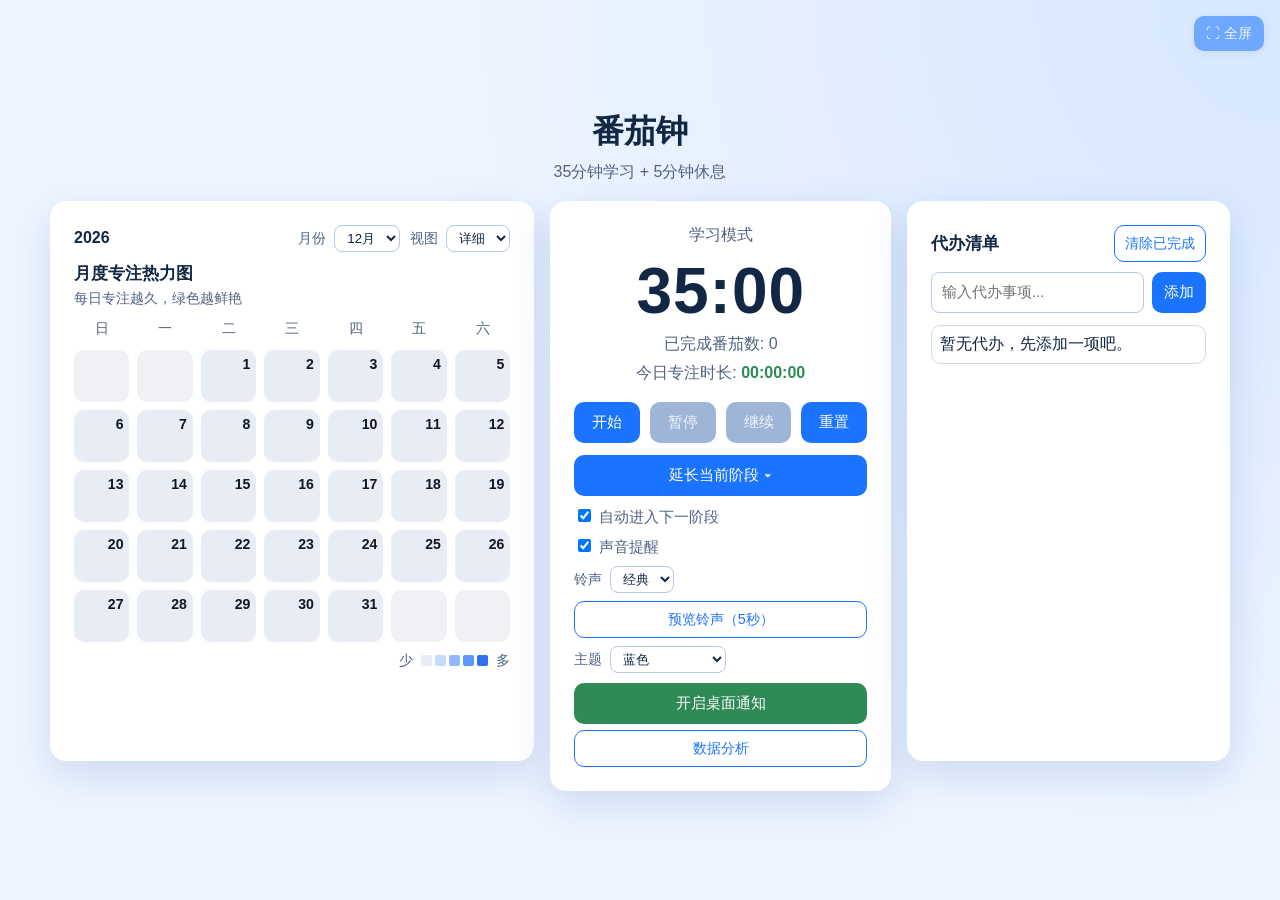
<file: index.html>
﻿<!doctype html>
<html lang="zh-CN">
<head>
  <meta charset="UTF-8" />
  <meta name="viewport" content="width=device-width, initial-scale=1.0" />
  <title>番茄钟 35/5</title>
  <link rel="stylesheet" href="styles.css" />
</head>
<body>
  <main class="app">
    <h1>番茄钟</h1>
    <p class="subtitle">35分钟学习 + 5分钟休息</p>

    <div class="content-grid">
      <section class="card calendar-card">
        <div class="calendar-header">
          <div id="calendarYear" class="calendar-year"></div>
          <div class="calendar-controls">
            <label class="month-switch">
              <span>月份</span>
              <select id="monthSelect"></select>
            </label>
            <label class="view-switch">
              <span>视图</span>
              <select id="viewModeSelect">
                <option value="detailed">详细</option>
                <option value="compact">简洁</option>
              </select>
            </label>
          </div>
        </div>
        <div class="calendar-title">月度专注热力图</div>
        <div class="calendar-subtitle">每日专注越久，绿色越鲜艳</div>
        <div class="weekday-row">
          <span>日</span>
          <span>一</span>
          <span>二</span>
          <span>三</span>
          <span>四</span>
          <span>五</span>
          <span>六</span>
        </div>
        <div id="contributionGrid" class="contribution-grid" aria-label="focus-contributions"></div>
        <div class="legend">
          <span>少</span>
          <div class="legend-cells">
            <i class="cell lv-0"></i>
            <i class="cell lv-1"></i>
            <i class="cell lv-2"></i>
            <i class="cell lv-3"></i>
            <i class="cell lv-4"></i>
          </div>
          <span>多</span>
        </div>
      </section>

      <section class="card timer-card">
        <div class="mode" id="modeLabel">学习模式</div>
        <div class="time" id="timeDisplay">35:00</div>
        <div class="meta">已完成番茄数: <span id="pomodoroCount">0</span></div>
        <div class="daily">今日专注时长: <span id="dailyFocus" class="daily-time level-low">00:00:00</span></div>

        <div class="controls">
          <button id="startBtn">开始</button>
          <button id="pauseBtn" disabled>暂停</button>
          <button id="resumeBtn" disabled>继续</button>
          <button id="resetBtn">重置</button>
        </div>

        <div class="extend-box">
          <button type="button" class="extend-trigger">延长当前阶段</button>
          <div class="extend-details">
            <div class="extend-details-inner">
              <div class="quick-extend">
                <button class="secondary-btn quick-extend-btn" type="button" data-minutes="2">+2m</button>
                <button class="secondary-btn quick-extend-btn" type="button" data-minutes="5">+5m</button>
                <button class="secondary-btn quick-extend-btn" type="button" data-minutes="10">+10m</button>
              </div>
              <div class="extend-controls">
                <select id="extendPresetSelect"></select>
                <input id="extendCustomMinutes" type="number" min="1" step="1" placeholder="自定义分钟" />
                <button id="applyExtendBtn" class="secondary-btn" type="button">延长</button>
              </div>
              <div id="extendHint" class="extend-hint"></div>
            </div>
          </div>
        </div>

        <div class="toggles">
          <label><input type="checkbox" id="autoNext" checked /> 自动进入下一阶段</label>
          <label><input type="checkbox" id="soundEnabled" checked /> 声音提醒</label>
          <label class="theme-switch">
            <span>铃声</span>
            <select id="ringtoneSelect">
              <option value="classic">经典</option>
              <option value="digital">数字</option>
              <option value="soft">柔和</option>
              <option value="urgent">紧急</option>
            </select>
          </label>
          <button id="previewSoundBtn" class="secondary-btn" type="button">预览铃声（5秒）</button>
          <label class="theme-switch">
            <span>主题</span>
            <select id="themeSelect">
              <option value="blue">蓝色</option>
              <option value="green">绿色</option>
              <option value="dark">暗色（旧版）</option>
            </select>
          </label>
        </div>

        <button id="notifyBtn" class="notify">开启桌面通知</button>
        <button id="openReviewModalBtn" class="secondary-btn review-btn" type="button">数据分析</button>
      </section>

      <section class="card todo-card">
        <div class="todo-header">
          <div class="todo-title">代办清单</div>
          <button id="clearDoneBtn" class="secondary-btn" type="button">清除已完成</button>
        </div>
        <div class="todo-input-row">
          <input id="todoInput" type="text" maxlength="80" placeholder="输入代办事项..." />
          <button id="addTodoBtn" type="button">添加</button>
        </div>
        <ul id="todoList" class="todo-list"></ul>
      </section>
   </div>

    <button id="fullscreenBtn" class="fullscreen-btn" title="全屏模式 (Esc)">⛶ 全屏</button>

 </main>

  <div id="reviewModal" class="review-modal hidden" aria-hidden="true">
    <div class="review-modal-panel">
      <div class="review-header">
        <div class="review-title">数据分析</div>
        <button id="closeReviewModalBtn" class="secondary-btn" type="button">关闭</button>
      </div>
      <div class="review-range">
        <button id="reviewRange24Btn" class="range-btn active" type="button">过去24小时</button>
        <button id="reviewRange7Btn" class="range-btn" type="button">过去7天</button>
      </div>
      <div id="modalReviewDate" class="review-date"></div>
      <div id="modalReviewSubtitle" class="review-subtitle">专注时长分布（柱状图）</div>
      <canvas id="modalHourlyChart" class="hourly-chart" width="760" height="240" aria-label="modal-focus-hourly-chart"></canvas>
      <div class="review-meta">
        <span>今日中断次数: <strong id="modalInterruptCount">0</strong></span>
        <span>总专注时长: <strong id="modalReviewTotalFocus">00:00:00</strong></span>
      </div>
      <div class="review-advice-title">自动复盘建议</div>
      <ul id="modalReviewAdvice" class="review-advice"></ul>
    </div>
  </div>

  <script src="timer.js"></script>
</body>
</html>
</file>
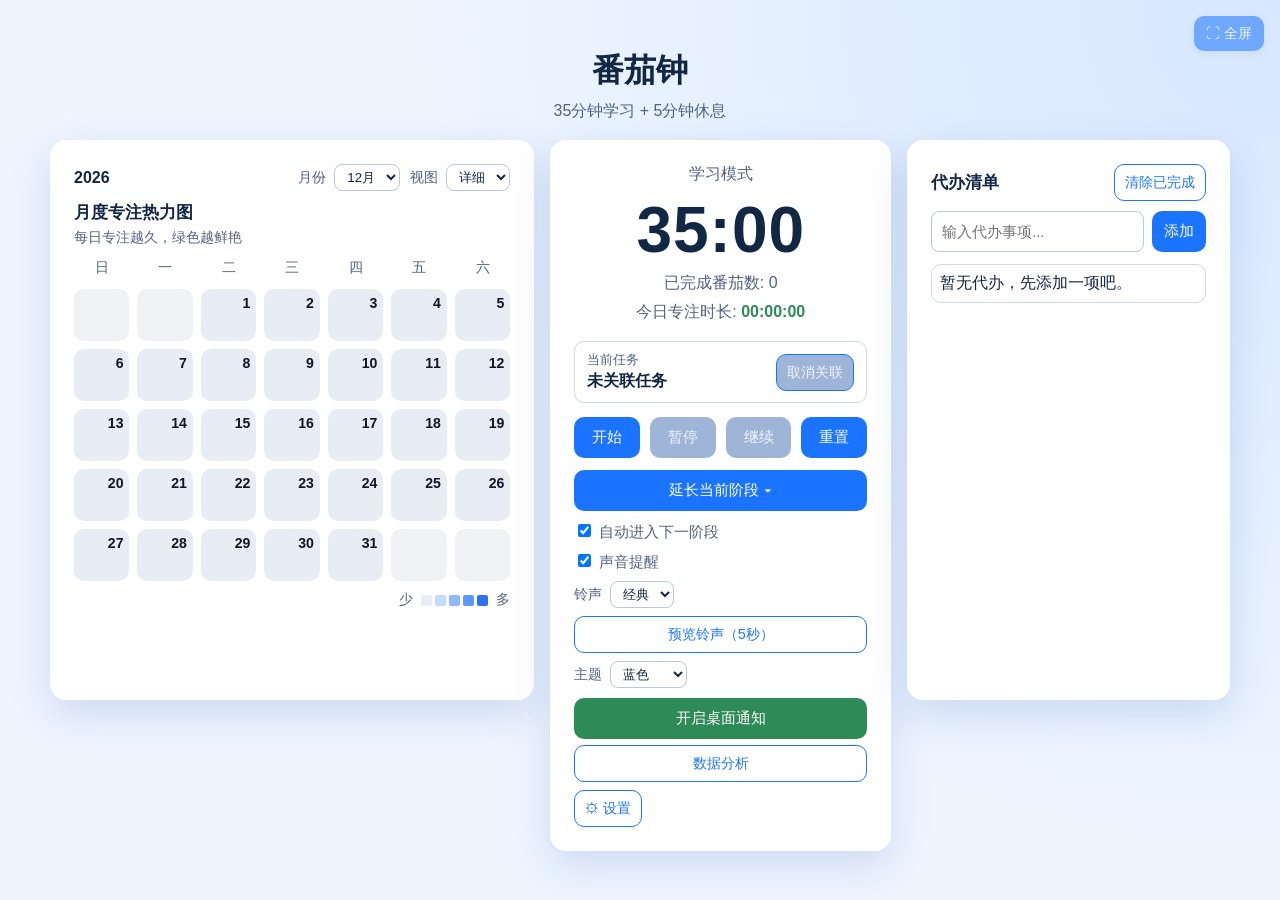
<file: docs/index.html>
﻿<!doctype html>
<html lang="zh-CN">
<head>
  <meta charset="UTF-8" />
  <meta name="viewport" content="width=device-width, initial-scale=1.0" />
  <link rel="manifest" href="manifest.json" />
  <meta name="apple-mobile-web-app-capable" content="yes" />
  <meta name="apple-mobile-web-app-title" content="番茄钟" />
  <meta name="apple-mobile-web-app-status-bar-style" content="default" />
  <meta name="theme-color" content="#1b74ff" />
  <title>番茄钟 35/5</title>
  <link rel="stylesheet" href="styles.css" />
  <link rel="stylesheet" href="task-link.css" />
  <link rel="stylesheet" href="theme-variants.css" />
</head>
<body>
  <main class="app">
    <h1>番茄钟</h1>
    <p class="subtitle" id="subtitleDisplay">35分钟学习 + 5分钟休息</p>

    <div class="content-grid">
      <section class="card calendar-card">
        <div class="calendar-header">
          <div id="calendarYear" class="calendar-year"></div>
          <div class="calendar-controls">
            <label class="month-switch">
              <span>月份</span>
              <select id="monthSelect"></select>
            </label>
            <label class="view-switch">
              <span>视图</span>
              <select id="viewModeSelect">
                <option value="detailed">详细</option>
                <option value="compact">简洁</option>
              </select>
            </label>
          </div>
        </div>
        <div class="calendar-title">月度专注热力图</div>
        <div class="calendar-subtitle">每日专注越久，绿色越鲜艳</div>
        <div class="weekday-row">
          <span>日</span>
          <span>一</span>
          <span>二</span>
          <span>三</span>
          <span>四</span>
          <span>五</span>
          <span>六</span>
        </div>
        <div id="contributionGrid" class="contribution-grid" aria-label="focus-contributions"></div>
        <div class="legend">
          <span>少</span>
          <div class="legend-cells">
            <i class="cell lv-0"></i>
            <i class="cell lv-1"></i>
            <i class="cell lv-2"></i>
            <i class="cell lv-3"></i>
            <i class="cell lv-4"></i>
          </div>
          <span>多</span>
        </div>
      </section>

      <section class="card timer-card">
        <div class="mode" id="modeLabel">学习模式</div>
        <div class="time" id="timeDisplay">35:00</div>
        <div class="meta">已完成番茄数: <span id="pomodoroCount">0</span></div>
        <div class="daily">今日专注时长: <span id="dailyFocus" class="daily-time level-low">00:00:00</span></div>

        <div class="current-task">
          <div class="current-task-info">
            <span class="current-task-label">当前任务</span>
            <strong id="currentTaskName">未关联任务</strong>
          </div>
          <button id="clearActiveTodoBtn" class="secondary-btn" type="button" disabled>取消关联</button>
        </div>

        <div class="controls">
          <button id="startBtn">开始</button>
          <button id="pauseBtn" disabled>暂停</button>
          <button id="resumeBtn" disabled>继续</button>
          <button id="resetBtn">重置</button>
        </div>

        <div class="extend-box">
          <button type="button" class="extend-trigger">延长当前阶段</button>
          <div class="extend-details">
            <div class="extend-details-inner">
              <div class="quick-extend">
                <button class="secondary-btn quick-extend-btn" type="button" data-minutes="2">+2m</button>
                <button class="secondary-btn quick-extend-btn" type="button" data-minutes="5">+5m</button>
                <button class="secondary-btn quick-extend-btn" type="button" data-minutes="10">+10m</button>
              </div>
              <div class="extend-controls">
                <select id="extendPresetSelect"></select>
                <input id="extendCustomMinutes" type="number" min="1" step="1" placeholder="自定义分钟" />
                <button id="applyExtendBtn" class="secondary-btn" type="button">延长</button>
              </div>
              <div id="extendHint" class="extend-hint"></div>
            </div>
          </div>
        </div>

        <div class="toggles">
          <label><input type="checkbox" id="autoNext" checked /> 自动进入下一阶段</label>
          <label><input type="checkbox" id="soundEnabled" checked /> 声音提醒</label>
          <label class="theme-switch">
            <span>铃声</span>
            <select id="ringtoneSelect">
              <option value="classic">经典</option>
              <option value="digital">数字</option>
              <option value="soft">柔和</option>
              <option value="urgent">紧急</option>
            </select>
          </label>
          <button id="previewSoundBtn" class="secondary-btn" type="button">预览铃声（5秒）</button>
          <label class="theme-switch">
            <span>主题</span>
            <select id="themeSelect">
              <option value="blue">蓝色</option>
              <option value="green">绿色</option>
              <option value="lavender">薰衣草</option>
              <option value="sand">暖沙</option>
              <option value="mist">薄雾青</option>
              <option value="midnight">午夜蓝</option>
              <option value="dark">暗色</option>
            </select>
          </label>
        </div>

        <button id="notifyBtn" class="notify">开启桌面通知</button>
       <button id="openReviewModalBtn" class="secondary-btn review-btn" type="button">数据分析</button>
        <button id="openSettingsBtn" class="secondary-btn" type="button">⚙ 设置</button>
      </section>

      <section class="card todo-card">
        <div class="todo-header">
          <div class="todo-title">代办清单</div>
          <button id="clearDoneBtn" class="secondary-btn" type="button">清除已完成</button>
        </div>
        <div class="todo-input-row">
          <input id="todoInput" type="text" maxlength="80" placeholder="输入代办事项..." />
          <button id="addTodoBtn" type="button">添加</button>
        </div>
        <ul id="todoList" class="todo-list"></ul>
      </section>
   </div>

    <button id="fullscreenBtn" class="fullscreen-btn" title="全屏模式 (Esc / F)">⛶ 全屏</button>

 </main>

  <div id="reviewModal" class="review-modal hidden" aria-hidden="true">
    <div class="review-modal-panel">
      <div class="review-header">
        <div class="review-title">数据分析</div>
        <button id="closeReviewModalBtn" class="secondary-btn" type="button">关闭</button>
      </div>
      <div class="review-range">
        <button id="reviewRange24Btn" class="range-btn active" type="button">过去24小时</button>
        <button id="reviewRange7Btn" class="range-btn" type="button">过去7天</button>
      </div>
      <div id="modalReviewDate" class="review-date"></div>
      <div id="modalReviewSubtitle" class="review-subtitle">专注时长分布（柱状图）</div>
      <canvas id="modalHourlyChart" class="hourly-chart" width="760" height="240" aria-label="modal-focus-hourly-chart"></canvas>
      <div class="review-meta">
        <span>今日中断次数: <strong id="modalInterruptCount">0</strong></span>
        <span>总专注时长: <strong id="modalReviewTotalFocus">00:00:00</strong></span>
      </div>
      <div class="review-advice-title">自动复盘建议</div>
      <ul id="modalReviewAdvice" class="review-advice"></ul>
    </div>
 </div>

  <div id="settingsModal" class="review-modal hidden" aria-hidden="true">
    <div class="review-modal-panel settings-panel">
      <div class="review-header">
        <div class="review-title">设置</div>
        <button id="closeSettingsBtn" class="secondary-btn" type="button">关闭</button>
      </div>
      <div class="settings-body">
        <label class="settings-row">
          <span>学习时长</span>
          <input id="studyMinutesInput" type="number" min="1" max="180" step="1" value="35" />
          <span class="settings-unit">分钟</span>
        </label>
        <label class="settings-row">
          <span>休息时长</span>
          <input id="breakMinutesInput" type="number" min="1" max="60" step="1" value="5" />
          <span class="settings-unit">分钟</span>
        </label>
        <p class="settings-hint">修改后会自动重置计时器</p>
        <button id="saveSettingsBtn" class="notify" type="button">保存设置</button>
      </div>
    </div>
  </div>

  <script src="timer.js"></script>
</body>
</html>
</file>
<file: styles.css>
:root {
  --bg1: #eef5ff;
  --bg2: #d6e7ff;
  --card: #ffffff;
  --text: #122744;
  --muted: #4f6383;
  --accent: #1b74ff;
  --accent-strong: #105ed6;
  --ok: #2e8a57;
  --daily-low: #2e8a57;
  --daily-mid: #c77800;
  --daily-high: #b42318;
  --lv-0: #e8edf5;
  --lv-1: #c5dbff;
  --lv-2: #8fb8ff;
  --lv-3: #5a98ff;
  --lv-4: #2f72f0;
  --calendar-day-text: #0f1726;
}

* { box-sizing: border-box; }

body {
  margin: 0;
  min-height: 100vh;
  font-family: "Segoe UI", "PingFang SC", "Microsoft YaHei", sans-serif;
  color: var(--text);
  background: radial-gradient(circle at top right, var(--bg2), var(--bg1) 55%);
  display: grid;
  place-items: center;
  padding: 24px;
  transition: background 0.25s ease, color 0.25s ease;
}

body.theme-green {
  --bg1: #eef9f1;
  --bg2: #d8f0df;
  --card: #ffffff;
  --text: #143124;
  --muted: #486a58;
  --accent: #2f9b5a;
  --accent-strong: #227545;
  --ok: #1f8a4d;
  --daily-low: #1f8a4d;
  --daily-mid: #2d9a5d;
  --daily-high: #0f6b35;
  --lv-0: #e8f3eb;
  --lv-1: #bde6cb;
  --lv-2: #7fd49a;
  --lv-3: #42be72;
  --lv-4: #1d8f4a;
  --calendar-day-text: #123222;
}

body.dark-theme {
  --bg1: #0d1525;
  --bg2: #1b2a46;
  --card: #162238;
  --text: #e8efff;
  --muted: #a5b8db;
  --accent: #66a3ff;
  --accent-strong: #8ab9ff;
  --ok: #43b26b;
  --daily-low: #56d98c;
  --daily-mid: #ffbf47;
  --daily-high: #ff7c7c;
  --lv-0: #2a3342;
  --lv-1: #0e4429;
  --lv-2: #006d32;
  --lv-3: #26a641;
  --lv-4: #39d353;
  --calendar-day-text: #e8efff;
}

.app { width: 100%; max-width: 1180px; }

.content-grid {
  display: grid;
  grid-template-columns: 1.35fr 0.95fr 0.9fr;
  gap: 16px;
  align-items: start;
}

.content-grid.compact-layout {
  grid-template-columns: 0.72fr 1.18fr 0.85fr;
  gap: 14px;
}

.timer-card {
  width: 100%;
}

.content-grid.compact-layout .timer-card {
  padding: 30px;
}

.content-grid.compact-layout .timer-card .time {
  font-size: 4.8rem;
}

.content-grid.compact-layout .timer-card .controls button {
  padding: 12px 14px;
  font-size: 1rem;
}

h1 {
  margin: 0 0 8px;
  text-align: center;
  font-size: 2rem;
}

.subtitle {
  margin: 0 0 18px;
  text-align: center;
  color: var(--muted);
}

.card {
  background: var(--card);
  border-radius: 16px;
  padding: 24px;
  box-shadow: 0 14px 40px rgba(13, 68, 163, 0.15);
  transition: background 0.25s ease, box-shadow 0.25s ease;
}

.mode { text-align: center; color: var(--muted); font-size: 1rem; }

.time {
  text-align: center;
  font-size: 4rem;
  font-weight: 700;
  letter-spacing: 1px;
  margin: 8px 0 6px;
}

.meta {
  text-align: center;
  color: var(--muted);
  margin-bottom: 8px;
}

.daily {
  text-align: center;
  color: var(--muted);
  margin-bottom: 18px;
}

.daily-time {
  font-weight: 700;
}

.daily-time.level-low {
  color: var(--daily-low);
}

.daily-time.level-mid {
  color: var(--daily-mid);
}

.daily-time.level-high {
  color: var(--daily-high);
}

.controls {
  display: grid;
  grid-template-columns: repeat(4, minmax(0, 1fr));
  gap: 10px;
}

.extend-box {
  margin-top: 12px;
  position: relative;
}


.extend-trigger {
  display: block;
  width: 100%;
  background: var(--accent);
  color: #fff;
  border: 0;
  border-radius: 10px;
  padding: 10px 12px;
  margin-bottom: 0;
  font-size: 0.95rem;
  text-align: center;
  cursor: pointer;
  transition: background 0.2s ease;
}

.extend-trigger::after {
  content: "▾";
  display: inline-block;
  margin-left: 5px;
  transition: transform 0.35s cubic-bezier(0.4, 0, 0.2, 1);
}

.extend-trigger:hover {
  background: var(--accent-strong);
  color: #fff;
}

.extend-box:hover .extend-trigger::after,
.extend-box:focus-within .extend-trigger::after {
  transform: rotate(180deg);
}

.extend-details {
  position: absolute;
  left: 0;
  right: 0;
  top: calc(100% + 6px);
  z-index: 30;
  padding: 12px;
  background: var(--card);
  border: 1px solid #cdd9ef;
  border-radius: 12px;
  box-shadow: 0 14px 30px rgba(13, 68, 163, 0.18);
  opacity: 0;
  transform: translateY(-10px) scaleY(0.95);
  transform-origin: top center;
  pointer-events: none;
  visibility: hidden;
  transition: opacity 0.35s cubic-bezier(0.4, 0, 0.2, 1),
              transform 0.35s cubic-bezier(0.4, 0, 0.2, 1),
              visibility 0s linear 0.35s;
}

.extend-details::before {
  content: '';
  position: absolute;
  top: -8px;
  left: 0;
  right: 0;
  height: 8px;
}

.extend-details-inner {
  overflow: hidden;
}

.extend-box:hover .extend-details,
.extend-box:focus-within .extend-details {
  opacity: 1;
  transform: translateY(0) scaleY(1);
  pointer-events: auto;
  visibility: visible;
  transition: opacity 0.35s cubic-bezier(0.4, 0, 0.2, 1),
              transform 0.35s cubic-bezier(0.4, 0, 0.2, 1),
              visibility 0s linear 0s;
}

.extend-controls {
  display: grid;
  grid-template-columns: 1.1fr 1fr auto;
  gap: 8px;
}

.quick-extend {
  display: flex;
  gap: 8px;
  margin-bottom: 8px;
  flex-wrap: wrap;
}

.quick-extend-btn {
  min-width: 64px;
}

.extend-controls select,
.extend-controls input {
  width: 100%;
  border: 1px solid #b8c8e4;
  background: var(--card);
  color: var(--text);
  border-radius: 8px;
  padding: 8px;
  font-size: 0.9rem;
}

.extend-controls input:disabled {
  opacity: 0.6;
}

.extend-hint {
  margin-top: 6px;
  color: var(--muted);
  font-size: 0.82rem;
}

button {
  border: 0;
  background: var(--accent);
  color: #fff;
  padding: 10px 12px;
  border-radius: 10px;
  font-size: 0.95rem;
  cursor: pointer;
}

button:hover { background: var(--accent-strong); }
button:disabled { background: #9fb5d8; color: #f0f4ff; cursor: not-allowed; }

.toggles {
  margin-top: 10px;
  display: grid;
  gap: 8px;
  color: var(--muted);
  font-size: 0.95rem;
}

.notify {
  width: 100%;
  margin-top: 10px;
  background: var(--ok);
}

.notify:hover { background: #186a3b; }

.review-btn {
  width: 100%;
  margin-top: 6px;
}

.todo-card {
  width: 100%;
  min-height: 560px;
}

.todo-header {
  display: flex;
  align-items: center;
  justify-content: space-between;
  gap: 8px;
}

.todo-title {
  font-size: 1.05rem;
  font-weight: 700;
}

.todo-input-row {
  margin-top: 10px;
  display: grid;
  grid-template-columns: 1fr auto;
  gap: 8px;
}

.todo-input-row input {
  width: 100%;
  border: 1px solid #b8c8e4;
  background: var(--card);
  color: var(--text);
  border-radius: 8px;
  padding: 8px 10px;
  font-size: 0.92rem;
}

.todo-list {
  margin: 12px 0 0;
  padding: 0;
  list-style: none;
  display: grid;
  gap: 8px;
}

.todo-item {
  display: grid;
  grid-template-columns: auto auto 1fr auto;
  align-items: center;
  gap: 8px;
  padding: 8px;
  border: 1px solid #cdd9ef;
  border-radius: 10px;
  background: rgba(255, 255, 255, 0.45);
  cursor: default;
}

.todo-check {
  width: 18px;
  height: 18px;
  accent-color: var(--accent);
}

.todo-drag-handle {
  user-select: none;
  cursor: grab;
  color: var(--muted);
  font-weight: 700;
  letter-spacing: 1px;
}

.todo-item.dragging {
  opacity: 0.55;
}

.todo-item.dragging .todo-drag-handle {
  cursor: grabbing;
}

.todo-item.drag-over-top {
  border-top: 2px solid var(--accent);
}

.todo-item.drag-over-bottom {
  border-bottom: 2px solid var(--accent);
}

.todo-item.done .todo-text {
  text-decoration: line-through;
  color: var(--muted);
}

.todo-text {
  word-break: break-word;
}

.todo-del {
  border: 0;
  background: transparent;
  color: #d12b2b;
  cursor: pointer;
  padding: 4px 6px;
  border-radius: 6px;
}

.todo-del:hover {
  background: rgba(209, 43, 43, 0.12);
}

.calendar-card {
  width: 100%;
  min-height: 560px;
}

.content-grid.compact-layout .calendar-card {
  width: fit-content;
  min-width: 250px;
  max-width: 340px;
  min-height: 0;
  padding: 18px;
  justify-self: start;
  transform: translateX(-10px);
}

.calendar-header {
  display: flex;
  justify-content: space-between;
  align-items: center;
  gap: 12px;
}

.calendar-controls {
  display: inline-flex;
  align-items: center;
  gap: 10px;
}

.calendar-year {
  font-size: 1rem;
  font-weight: 700;
  color: var(--text);
}

.month-switch {
  display: inline-flex;
  align-items: center;
  gap: 8px;
  color: var(--muted);
  font-size: 0.9rem;
}

.month-switch select,
.view-switch select,
.theme-switch select {
  border: 1px solid #b8c8e4;
  background: var(--card);
  color: var(--text);
  border-radius: 8px;
  padding: 4px 8px;
}

.view-switch,
.theme-switch {
  display: inline-flex;
  align-items: center;
  gap: 8px;
  color: var(--muted);
  font-size: 0.9rem;
}

.secondary-btn {
  background: transparent;
  color: var(--accent);
  border: 1px solid var(--accent);
  font-size: 0.9rem;
  padding: 8px 10px;
}

.secondary-btn:hover {
  background: var(--accent);
  color: #ffffff;
}

.calendar-title {
  margin-top: 10px;
  font-size: 1.05rem;
  font-weight: 700;
}

.calendar-subtitle {
  margin-top: 4px;
  color: var(--muted);
  font-size: 0.9rem;
}

.contribution-grid {
  margin-top: 12px;
  display: grid;
  grid-template-columns: repeat(7, minmax(0, 1fr));
  gap: 8px;
}

.weekday-row {
  margin-top: 12px;
  display: grid;
  grid-template-columns: repeat(7, minmax(0, 1fr));
  gap: 8px;
  color: var(--muted);
  font-size: 0.85rem;
  text-align: center;
}

.calendar-day {
  min-height: 52px;
  border-radius: 2px;
  display: flex;
  align-items: flex-start;
  justify-content: flex-end;
  padding: 6px;
  border-radius: 10px;
  font-weight: 600;
  font-size: 0.88rem;
  color: var(--calendar-day-text);
  background: var(--lv-0);
}

.calendar-day.empty {
  background: rgba(148, 163, 184, 0.15);
  color: transparent;
}

.calendar-card.compact .weekday-row {
  display: none;
}

.calendar-card.compact .contribution-grid {
  margin-top: 10px;
  grid-template-columns: repeat(7, 11px);
  gap: 3px;
  justify-content: start;
}

.calendar-card.compact .calendar-day {
  width: 11px;
  min-width: 11px;
  min-height: 11px;
  height: 11px;
  padding: 0;
  border-radius: 2px;
  justify-content: center;
  align-items: center;
  font-size: 0;
}

.cell {
  width: 11px;
  height: 11px;
  border-radius: 2px;
  display: inline-block;
}

.lv-0 { background: var(--lv-0); }
.lv-1 { background: var(--lv-1); }
.lv-2 { background: var(--lv-2); }
.lv-3 { background: var(--lv-3); }
.lv-4 { background: var(--lv-4); }

.legend {
  margin-top: 10px;
  color: var(--muted);
  font-size: 0.85rem;
  display: flex;
  justify-content: flex-end;
  align-items: center;
  gap: 8px;
}

.legend-cells {
  display: inline-flex;
  gap: 3px;
}

.review-card {
  margin-top: 10px;
}

.review-header {
  display: flex;
  align-items: center;
  justify-content: space-between;
  gap: 8px;
}

.review-title {
  font-size: 1.08rem;
  font-weight: 700;
}

.review-date {
  color: var(--muted);
  font-size: 0.9rem;
}

.review-subtitle {
  margin-top: 6px;
  color: var(--muted);
  font-size: 0.9rem;
}

.review-range {
  margin-top: 10px;
  display: inline-flex;
  gap: 8px;
}

.range-btn {
  border: 1px solid #b8c8e4;
  background: var(--card);
  color: var(--text);
  padding: 6px 10px;
  border-radius: 999px;
  font-size: 0.86rem;
  cursor: pointer;
}

.range-btn.active {
  background: var(--accent);
  color: #fff;
  border-color: var(--accent);
}

.hourly-chart {
  margin-top: 10px;
  width: 100%;
  height: auto;
  border: 1px solid #cdd9ef;
  border-radius: 10px;
  background: rgba(255, 255, 255, 0.45);
}

.review-meta {
  margin-top: 10px;
  display: flex;
  flex-wrap: wrap;
  gap: 16px;
  color: var(--muted);
  font-size: 0.92rem;
}

.review-advice-title {
  margin-top: 12px;
  font-weight: 700;
  font-size: 0.95rem;
}

.review-advice {
  margin: 8px 0 0;
  padding-left: 18px;
  color: var(--text);
  display: grid;
  gap: 6px;
}

.review-modal {
  position: fixed;
  inset: 0;
  background: rgba(5, 10, 20, 0.45);
  display: grid;
  place-items: center;
  z-index: 9998;
  padding: 18px;
}

.review-modal.hidden {
  display: none;
}

.review-modal-panel {
  width: min(860px, 95vw);
  max-height: 88vh;
  overflow: auto;
  background: var(--card);
  color: var(--text);
  border-radius: 14px;
  padding: 18px;
  box-shadow: 0 16px 45px rgba(0, 0, 0, 0.28);
}

@media (max-width: 980px) {
  .content-grid { grid-template-columns: 1fr; }
  .calendar-card, .todo-card { min-height: 0; }
  .content-grid.compact-layout { grid-template-columns: 1fr; }
  .content-grid.compact-layout .calendar-card {
    width: 100%;
    max-width: none;
    min-width: 0;
    transform: none;
  }
  .content-grid.compact-layout .timer-card { padding: 24px; }
  .content-grid.compact-layout .timer-card .time { font-size: 4rem; }
}

@media (max-width: 520px) {
  .time { font-size: 3.1rem; }
  .controls { grid-template-columns: repeat(2, minmax(0, 1fr)); }
  .extend-controls { grid-template-columns: 1fr; }
  .quick-extend-btn { min-width: 0; flex: 1; }
  .calendar-header { flex-direction: column; align-items: flex-start; }
  .calendar-controls { width: 100%; justify-content: space-between; }
  .review-header { flex-direction: column; align-items: flex-start; }
  .todo-input-row { grid-template-columns: 1fr; }
  .calendar-day { min-height: 40px; font-size: 0.8rem; }
  .contribution-grid, .weekday-row { gap: 6px; }
  .calendar-card.compact .contribution-grid { grid-template-columns: repeat(7, 10px); gap: 2px; }
  .calendar-card.compact .calendar-day {
    width: 10px;
    min-width: 10px;
    min-height: 10px;
    height: 10px;
  }
}


/* ȫ����ť */
.fullscreen-btn {
  position: fixed;
  top: 16px;
  right: 16px;
  z-index: 9997;
  display: flex;
  align-items: center;
  gap: 5px;
  padding: 8px 12px;
  border: 0;
  border-radius: 10px;
  background: var(--accent);
  color: #fff;
  font-size: 0.88rem;
  cursor: pointer;
  opacity: 0.55;
  transition: opacity 0.25s ease, background 0.2s ease;
  box-shadow: 0 2px 10px rgba(0, 0, 0, 0.12);
}

.fullscreen-btn:hover {
  opacity: 1;
  background: var(--accent-strong);
}

.fullscreen-btn:active {
  opacity: 0.85;
}
</file>
<file: docs/styles.css>
:root {
  --bg1: #eef5ff;
  --bg2: #d6e7ff;
  --card: #ffffff;
  --text: #122744;
  --muted: #4f6383;
  --accent: #1b74ff;
  --accent-strong: #105ed6;
  --ok: #2e8a57;
  --daily-low: #2e8a57;
  --daily-mid: #c77800;
  --daily-high: #b42318;
  --lv-0: #e8edf5;
  --lv-1: #c5dbff;
  --lv-2: #8fb8ff;
  --lv-3: #5a98ff;
  --lv-4: #2f72f0;
  --calendar-day-text: #0f1726;
}

* { box-sizing: border-box; }

body {
  margin: 0;
  min-height: 100vh;
  font-family: "Segoe UI", "PingFang SC", "Microsoft YaHei", sans-serif;
  color: var(--text);
  background: radial-gradient(circle at top right, var(--bg2), var(--bg1) 55%);
  display: grid;
  place-items: center;
  padding: 24px;
  transition: background 0.25s ease, color 0.25s ease;
}

body.theme-green {
  --bg1: #eef9f1;
  --bg2: #d8f0df;
  --card: #ffffff;
  --text: #143124;
  --muted: #486a58;
  --accent: #2f9b5a;
  --accent-strong: #227545;
  --ok: #1f8a4d;
  --daily-low: #1f8a4d;
  --daily-mid: #2d9a5d;
  --daily-high: #0f6b35;
  --lv-0: #e8f3eb;
  --lv-1: #bde6cb;
  --lv-2: #7fd49a;
  --lv-3: #42be72;
  --lv-4: #1d8f4a;
  --calendar-day-text: #123222;
}

body.dark-theme {
  --bg1: #0d1525;
  --bg2: #1b2a46;
  --card: #162238;
  --text: #e8efff;
  --muted: #a5b8db;
  --accent: #66a3ff;
  --accent-strong: #8ab9ff;
  --ok: #43b26b;
  --daily-low: #56d98c;
  --daily-mid: #ffbf47;
  --daily-high: #ff7c7c;
  --lv-0: #2a3342;
  --lv-1: #0e4429;
  --lv-2: #006d32;
  --lv-3: #26a641;
  --lv-4: #39d353;
  --calendar-day-text: #e8efff;
}

.app { width: 100%; max-width: 1180px; }

.content-grid {
  display: grid;
  grid-template-columns: 1.35fr 0.95fr 0.9fr;
  gap: 16px;
  align-items: start;
}

.content-grid.compact-layout {
  grid-template-columns: 0.72fr 1.18fr 0.85fr;
  gap: 14px;
}

.timer-card {
  width: 100%;
}

.content-grid.compact-layout .timer-card {
  padding: 30px;
}

.content-grid.compact-layout .timer-card .time {
  font-size: 4.8rem;
}

.content-grid.compact-layout .timer-card .controls button {
  padding: 12px 14px;
  font-size: 1rem;
}

h1 {
  margin: 0 0 8px;
  text-align: center;
  font-size: 2rem;
}

.subtitle {
  margin: 0 0 18px;
  text-align: center;
  color: var(--muted);
}

.card {
  background: var(--card);
  border-radius: 16px;
  padding: 24px;
  box-shadow: 0 14px 40px rgba(13, 68, 163, 0.15);
  transition: background 0.25s ease, box-shadow 0.25s ease;
}

.mode { text-align: center; color: var(--muted); font-size: 1rem; }

.time {
  text-align: center;
  font-size: 4rem;
  font-weight: 700;
  letter-spacing: 1px;
  margin: 8px 0 6px;
}

.meta {
  text-align: center;
  color: var(--muted);
  margin-bottom: 8px;
}

.daily {
  text-align: center;
  color: var(--muted);
  margin-bottom: 18px;
}

.daily-time {
  font-weight: 700;
}

.daily-time.level-low {
  color: var(--daily-low);
}

.daily-time.level-mid {
  color: var(--daily-mid);
}

.daily-time.level-high {
  color: var(--daily-high);
}

.controls {
  display: grid;
  grid-template-columns: repeat(4, minmax(0, 1fr));
  gap: 10px;
}

.extend-box {
  margin-top: 12px;
  position: relative;
}


.extend-trigger {
  display: block;
  width: 100%;
  background: var(--accent);
  color: #fff;
  border: 0;
  border-radius: 10px;
  padding: 10px 12px;
  margin-bottom: 0;
  font-size: 0.95rem;
  text-align: center;
  cursor: pointer;
  transition: background 0.2s ease;
}

.extend-trigger::after {
  content: "▾";
  display: inline-block;
  margin-left: 5px;
  transition: transform 0.35s cubic-bezier(0.4, 0, 0.2, 1);
}

.extend-trigger:hover {
  background: var(--accent-strong);
  color: #fff;
}

.extend-box:hover .extend-trigger::after,
.extend-box:focus-within .extend-trigger::after {
  transform: rotate(180deg);
}

.extend-details {
  position: absolute;
  left: 0;
  right: 0;
  top: calc(100% + 6px);
  z-index: 30;
  padding: 12px;
  background: var(--card);
  border: 1px solid #cdd9ef;
  border-radius: 12px;
  box-shadow: 0 14px 30px rgba(13, 68, 163, 0.18);
  opacity: 0;
  transform: translateY(-10px) scaleY(0.95);
  transform-origin: top center;
  pointer-events: none;
  visibility: hidden;
  transition: opacity 0.35s cubic-bezier(0.4, 0, 0.2, 1),
              transform 0.35s cubic-bezier(0.4, 0, 0.2, 1),
              visibility 0s linear 0.35s;
}

.extend-details::before {
  content: '';
  position: absolute;
  top: -8px;
  left: 0;
  right: 0;
  height: 8px;
}

.extend-details-inner {
  overflow: hidden;
}

.extend-box:hover .extend-details,
.extend-box:focus-within .extend-details {
  opacity: 1;
  transform: translateY(0) scaleY(1);
  pointer-events: auto;
  visibility: visible;
  transition: opacity 0.35s cubic-bezier(0.4, 0, 0.2, 1),
              transform 0.35s cubic-bezier(0.4, 0, 0.2, 1),
              visibility 0s linear 0s;
}

.extend-controls {
  display: grid;
  grid-template-columns: 1.1fr 1fr auto;
  gap: 8px;
}

.quick-extend {
  display: flex;
  gap: 8px;
  margin-bottom: 8px;
  flex-wrap: wrap;
}

.quick-extend-btn {
  min-width: 64px;
}

.extend-controls select,
.extend-controls input {
  width: 100%;
  border: 1px solid #b8c8e4;
  background: var(--card);
  color: var(--text);
  border-radius: 8px;
  padding: 8px;
  font-size: 0.9rem;
}

.extend-controls input:disabled {
  opacity: 0.6;
}

.extend-hint {
  margin-top: 6px;
  color: var(--muted);
  font-size: 0.82rem;
}

button {
  border: 0;
  background: var(--accent);
  color: #fff;
  padding: 10px 12px;
  border-radius: 10px;
  font-size: 0.95rem;
  cursor: pointer;
}

button:hover { background: var(--accent-strong); }
button:disabled { background: #9fb5d8; color: #f0f4ff; cursor: not-allowed; }

.toggles {
  margin-top: 10px;
  display: grid;
  gap: 8px;
  color: var(--muted);
  font-size: 0.95rem;
}

.notify {
  width: 100%;
  margin-top: 10px;
  background: var(--ok);
}

.notify:hover { background: #186a3b; }

.review-btn {
  width: 100%;
  margin-top: 6px;
}

.todo-card {
  width: 100%;
  min-height: 560px;
}

.todo-header {
  display: flex;
  align-items: center;
  justify-content: space-between;
  gap: 8px;
}

.todo-title {
  font-size: 1.05rem;
  font-weight: 700;
}

.todo-input-row {
  margin-top: 10px;
  display: grid;
  grid-template-columns: 1fr auto;
  gap: 8px;
}

.todo-input-row input {
  width: 100%;
  border: 1px solid #b8c8e4;
  background: var(--card);
  color: var(--text);
  border-radius: 8px;
  padding: 8px 10px;
  font-size: 0.92rem;
}

.todo-list {
  margin: 12px 0 0;
  padding: 0;
  list-style: none;
  display: grid;
  gap: 8px;
}

.todo-item {
  display: grid;
  grid-template-columns: auto auto 1fr auto;
  align-items: center;
  gap: 8px;
  padding: 8px;
  border: 1px solid #cdd9ef;
  border-radius: 10px;
  background: rgba(255, 255, 255, 0.45);
  cursor: default;
}

.todo-check {
  width: 18px;
  height: 18px;
  accent-color: var(--accent);
}

.todo-drag-handle {
  user-select: none;
  cursor: grab;
  color: var(--muted);
  font-weight: 700;
  letter-spacing: 1px;
}

.todo-item.dragging {
  opacity: 0.55;
}

.todo-item.dragging .todo-drag-handle {
  cursor: grabbing;
}

.todo-item.drag-over-top {
  border-top: 2px solid var(--accent);
}

.todo-item.drag-over-bottom {
  border-bottom: 2px solid var(--accent);
}

.todo-item.done .todo-text {
  text-decoration: line-through;
  color: var(--muted);
}

.todo-text {
  word-break: break-word;
}

.todo-del {
  border: 0;
  background: transparent;
  color: #d12b2b;
  cursor: pointer;
  padding: 4px 6px;
  border-radius: 6px;
}

.todo-del:hover {
  background: rgba(209, 43, 43, 0.12);
}

.calendar-card {
  width: 100%;
  min-height: 560px;
}

.content-grid.compact-layout .calendar-card {
  width: fit-content;
  min-width: 250px;
  max-width: 340px;
  min-height: 0;
  padding: 18px;
  justify-self: start;
  transform: translateX(-10px);
}

.calendar-header {
  display: flex;
  justify-content: space-between;
  align-items: center;
  gap: 12px;
}

.calendar-controls {
  display: inline-flex;
  align-items: center;
  gap: 10px;
}

.calendar-year {
  font-size: 1rem;
  font-weight: 700;
  color: var(--text);
}

.month-switch {
  display: inline-flex;
  align-items: center;
  gap: 8px;
  color: var(--muted);
  font-size: 0.9rem;
}

.month-switch select,
.view-switch select,
.theme-switch select {
  border: 1px solid #b8c8e4;
  background: var(--card);
  color: var(--text);
  border-radius: 8px;
  padding: 4px 8px;
}

.view-switch,
.theme-switch {
  display: inline-flex;
  align-items: center;
  gap: 8px;
  color: var(--muted);
  font-size: 0.9rem;
}

.secondary-btn {
  background: transparent;
  color: var(--accent);
  border: 1px solid var(--accent);
  font-size: 0.9rem;
  padding: 8px 10px;
}

.secondary-btn:hover {
  background: var(--accent);
  color: #ffffff;
}

.calendar-title {
  margin-top: 10px;
  font-size: 1.05rem;
  font-weight: 700;
}

.calendar-subtitle {
  margin-top: 4px;
  color: var(--muted);
  font-size: 0.9rem;
}

.contribution-grid {
  margin-top: 12px;
  display: grid;
  grid-template-columns: repeat(7, minmax(0, 1fr));
  gap: 8px;
}

.weekday-row {
  margin-top: 12px;
  display: grid;
  grid-template-columns: repeat(7, minmax(0, 1fr));
  gap: 8px;
  color: var(--muted);
  font-size: 0.85rem;
  text-align: center;
}

.calendar-day {
  min-height: 52px;
  border-radius: 2px;
  display: flex;
  align-items: flex-start;
  justify-content: flex-end;
  padding: 6px;
  border-radius: 10px;
  font-weight: 600;
  font-size: 0.88rem;
  color: var(--calendar-day-text);
  background: var(--lv-0);
}

.calendar-day.empty {
  background: rgba(148, 163, 184, 0.15);
  color: transparent;
}

.calendar-card.compact .weekday-row {
  display: none;
}

.calendar-card.compact .contribution-grid {
  margin-top: 10px;
  grid-template-columns: repeat(7, 11px);
  gap: 3px;
  justify-content: start;
}

.calendar-card.compact .calendar-day {
  width: 11px;
  min-width: 11px;
  min-height: 11px;
  height: 11px;
  padding: 0;
  border-radius: 2px;
  justify-content: center;
  align-items: center;
  font-size: 0;
}

.cell {
  width: 11px;
  height: 11px;
  border-radius: 2px;
  display: inline-block;
}

.lv-0 { background: var(--lv-0); }
.lv-1 { background: var(--lv-1); }
.lv-2 { background: var(--lv-2); }
.lv-3 { background: var(--lv-3); }
.lv-4 { background: var(--lv-4); }

.legend {
  margin-top: 10px;
  color: var(--muted);
  font-size: 0.85rem;
  display: flex;
  justify-content: flex-end;
  align-items: center;
  gap: 8px;
}

.legend-cells {
  display: inline-flex;
  gap: 3px;
}

.review-card {
  margin-top: 10px;
}

.review-header {
  display: flex;
  align-items: center;
  justify-content: space-between;
  gap: 8px;
}

.review-title {
  font-size: 1.08rem;
  font-weight: 700;
}

.review-date {
  color: var(--muted);
  font-size: 0.9rem;
}

.review-subtitle {
  margin-top: 6px;
  color: var(--muted);
  font-size: 0.9rem;
}

.review-range {
  margin-top: 10px;
  display: inline-flex;
  gap: 8px;
}

.range-btn {
  border: 1px solid #b8c8e4;
  background: var(--card);
  color: var(--text);
  padding: 6px 10px;
  border-radius: 999px;
  font-size: 0.86rem;
  cursor: pointer;
}

.range-btn.active {
  background: var(--accent);
  color: #fff;
  border-color: var(--accent);
}

.hourly-chart {
  margin-top: 10px;
  width: 100%;
  height: auto;
  border: 1px solid #cdd9ef;
  border-radius: 10px;
  background: rgba(255, 255, 255, 0.45);
}

.review-meta {
  margin-top: 10px;
  display: flex;
  flex-wrap: wrap;
  gap: 16px;
  color: var(--muted);
  font-size: 0.92rem;
}

.review-advice-title {
  margin-top: 12px;
  font-weight: 700;
  font-size: 0.95rem;
}

.review-advice {
  margin: 8px 0 0;
  padding-left: 18px;
  color: var(--text);
  display: grid;
  gap: 6px;
}

.review-modal {
  position: fixed;
  inset: 0;
  background: rgba(5, 10, 20, 0.45);
  display: grid;
  place-items: center;
  z-index: 9998;
  padding: 18px;
}

.review-modal.hidden {
  display: none;
}

.review-modal-panel {
  width: min(860px, 95vw);
  max-height: 88vh;
  overflow: auto;
  background: var(--card);
  color: var(--text);
  border-radius: 14px;
  padding: 18px;
  box-shadow: 0 16px 45px rgba(0, 0, 0, 0.28);
}

@media (max-width: 980px) {
  .content-grid { grid-template-columns: 1fr; }
  .calendar-card, .todo-card { min-height: 0; }
  .content-grid.compact-layout { grid-template-columns: 1fr; }
  .content-grid.compact-layout .calendar-card {
    width: 100%;
    max-width: none;
    min-width: 0;
    transform: none;
  }
  .content-grid.compact-layout .timer-card { padding: 24px; }
  .content-grid.compact-layout .timer-card .time { font-size: 4rem; }
}

@media (max-width: 520px) {
  .time { font-size: 3.1rem; }
  .controls { grid-template-columns: repeat(2, minmax(0, 1fr)); }
  .extend-controls { grid-template-columns: 1fr; }
  .quick-extend-btn { min-width: 0; flex: 1; }
  .calendar-header { flex-direction: column; align-items: flex-start; }
  .calendar-controls { width: 100%; justify-content: space-between; }
  .review-header { flex-direction: column; align-items: flex-start; }
  .todo-input-row { grid-template-columns: 1fr; }
  .calendar-day { min-height: 40px; font-size: 0.8rem; }
  .contribution-grid, .weekday-row { gap: 6px; }
  .calendar-card.compact .contribution-grid { grid-template-columns: repeat(7, 10px); gap: 2px; }
  .calendar-card.compact .calendar-day {
    width: 10px;
    min-width: 10px;
    min-height: 10px;
    height: 10px;
  }
}


/* ȫ����ť */
.fullscreen-btn {
  position: fixed;
  top: 16px;
  right: 16px;
  z-index: 9997;
  display: flex;
  align-items: center;
  gap: 5px;
  padding: 8px 12px;
  border: 0;
  border-radius: 10px;
  background: var(--accent);
  color: #fff;
  font-size: 0.88rem;
  cursor: pointer;
  opacity: 0.55;
  transition: opacity 0.25s ease, background 0.2s ease;
  box-shadow: 0 2px 10px rgba(0, 0, 0, 0.12);
}

.fullscreen-btn:hover {
  opacity: 1;
  background: var(--accent-strong);
}

.fullscreen-btn:active {
  opacity: 0.85;
}


/* ������� */
.settings-panel {
  max-width: 420px !important;
}

.settings-body {
  margin-top: 14px;
  display: grid;
  gap: 12px;
}

.settings-row {
  display: flex;
  align-items: center;
  gap: 10px;
  color: var(--text);
  font-size: 0.95rem;
}

.settings-row input {
  width: 90px;
  border: 1px solid #b8c8e4;
  background: var(--card);
  color: var(--text);
  border-radius: 8px;
  padding: 8px 10px;
  font-size: 1rem;
  text-align: center;
}

.settings-unit {
  color: var(--muted);
  font-size: 0.88rem;
}

.settings-hint {
  margin: 4px 0 0;
  color: var(--muted);
  font-size: 0.82rem;
}

.settings-body .notify {
  margin-top: 6px;
}

#openSettingsBtn {
  margin-top: 8px;
}
</file>
<file: docs/task-link.css>
.current-task {
  display: flex;
  align-items: center;
  justify-content: space-between;
  gap: 10px;
  margin-bottom: 14px;
  padding: 10px 12px;
  border: 1px solid #cdd9ef;
  border-radius: 10px;
  background: rgba(255, 255, 255, 0.35);
}

.current-task-info {
  min-width: 0;
  display: grid;
  gap: 2px;
}

.current-task-label {
  color: var(--muted);
  font-size: 0.8rem;
}

#currentTaskName {
  overflow: hidden;
  text-overflow: ellipsis;
  white-space: nowrap;
}

.current-task .secondary-btn {
  flex: 0 0 auto;
}

.todo-item {
  grid-template-columns: auto auto minmax(0, 1fr) auto auto;
}

.todo-item.active-task {
  border-color: var(--accent);
  box-shadow: 0 0 0 1px var(--accent);
}

.todo-main {
  min-width: 0;
  display: grid;
  gap: 3px;
}

.todo-stats {
  color: var(--muted);
  font-size: 0.78rem;
}

.todo-link {
  border: 1px solid var(--accent);
  background: transparent;
  color: var(--accent);
  padding: 5px 8px;
  font-size: 0.8rem;
}

.todo-link:hover,
.todo-link.active {
  background: var(--accent);
  color: #fff;
}

@media (max-width: 520px) {
  .todo-item {
    grid-template-columns: auto auto minmax(0, 1fr) auto;
  }

  .todo-del {
    grid-column: 4;
  }
}
</file>
<file: docs/theme-variants.css>
/* Low-stimulation theme palettes. Layout and interaction remain unchanged. */
body.theme-lavender {
  --bg1: #f6f3fb;
  --bg2: #e8e0f6;
  --card: #fffdfb;
  --text: #2e2940;
  --muted: #6f6780;
  --accent: #866bc5;
  --accent-strong: #6c52a8;
  --ok: #5b9678;
  --daily-low: #5b9678;
  --daily-mid: #b7864c;
  --daily-high: #a85e68;
  --lv-0: #ede9f5;
  --lv-1: #ddd1f0;
  --lv-2: #c2abe4;
  --lv-3: #a487d4;
  --lv-4: #8568c0;
  --calendar-day-text: #312846;
}

body.theme-sand {
  --bg1: #fbf8f1;
  --bg2: #f1e6d2;
  --card: #fffdf8;
  --text: #403428;
  --muted: #786957;
  --accent: #b47a45;
  --accent-strong: #8e5c30;
  --ok: #5d9572;
  --daily-low: #5d9572;
  --daily-mid: #b47a45;
  --daily-high: #aa5f54;
  --lv-0: #f0e9dc;
  --lv-1: #e8d3b6;
  --lv-2: #d9b58a;
  --lv-3: #c79764;
  --lv-4: #ad7544;
  --calendar-day-text: #463728;
}

body.theme-mist {
  --bg1: #f1f8f8;
  --bg2: #dceeee;
  --card: #fbffff;
  --text: #203c42;
  --muted: #5e777b;
  --accent: #3d9296;
  --accent-strong: #2e7075;
  --ok: #4d9171;
  --daily-low: #4d9171;
  --daily-mid: #ad8752;
  --daily-high: #a75e5e;
  --lv-0: #e6f0f0;
  --lv-1: #c6e2e1;
  --lv-2: #98cccb;
  --lv-3: #69b2b3;
  --lv-4: #3c9296;
  --calendar-day-text: #23464b;
}

body.theme-midnight {
  --bg1: #121a2a;
  --bg2: #202d46;
  --card: #1b2639;
  --text: #e8eefb;
  --muted: #a9b7cf;
  --accent: #9b8cff;
  --accent-strong: #b5aaff;
  --ok: #62b78a;
  --daily-low: #73d19c;
  --daily-mid: #e9bd68;
  --daily-high: #f08a8a;
  --lv-0: #2b3547;
  --lv-1: #3a4770;
  --lv-2: #52629a;
  --lv-3: #6f7fd0;
  --lv-4: #9288f0;
  --calendar-day-text: #e8eefb;
}
</file>
